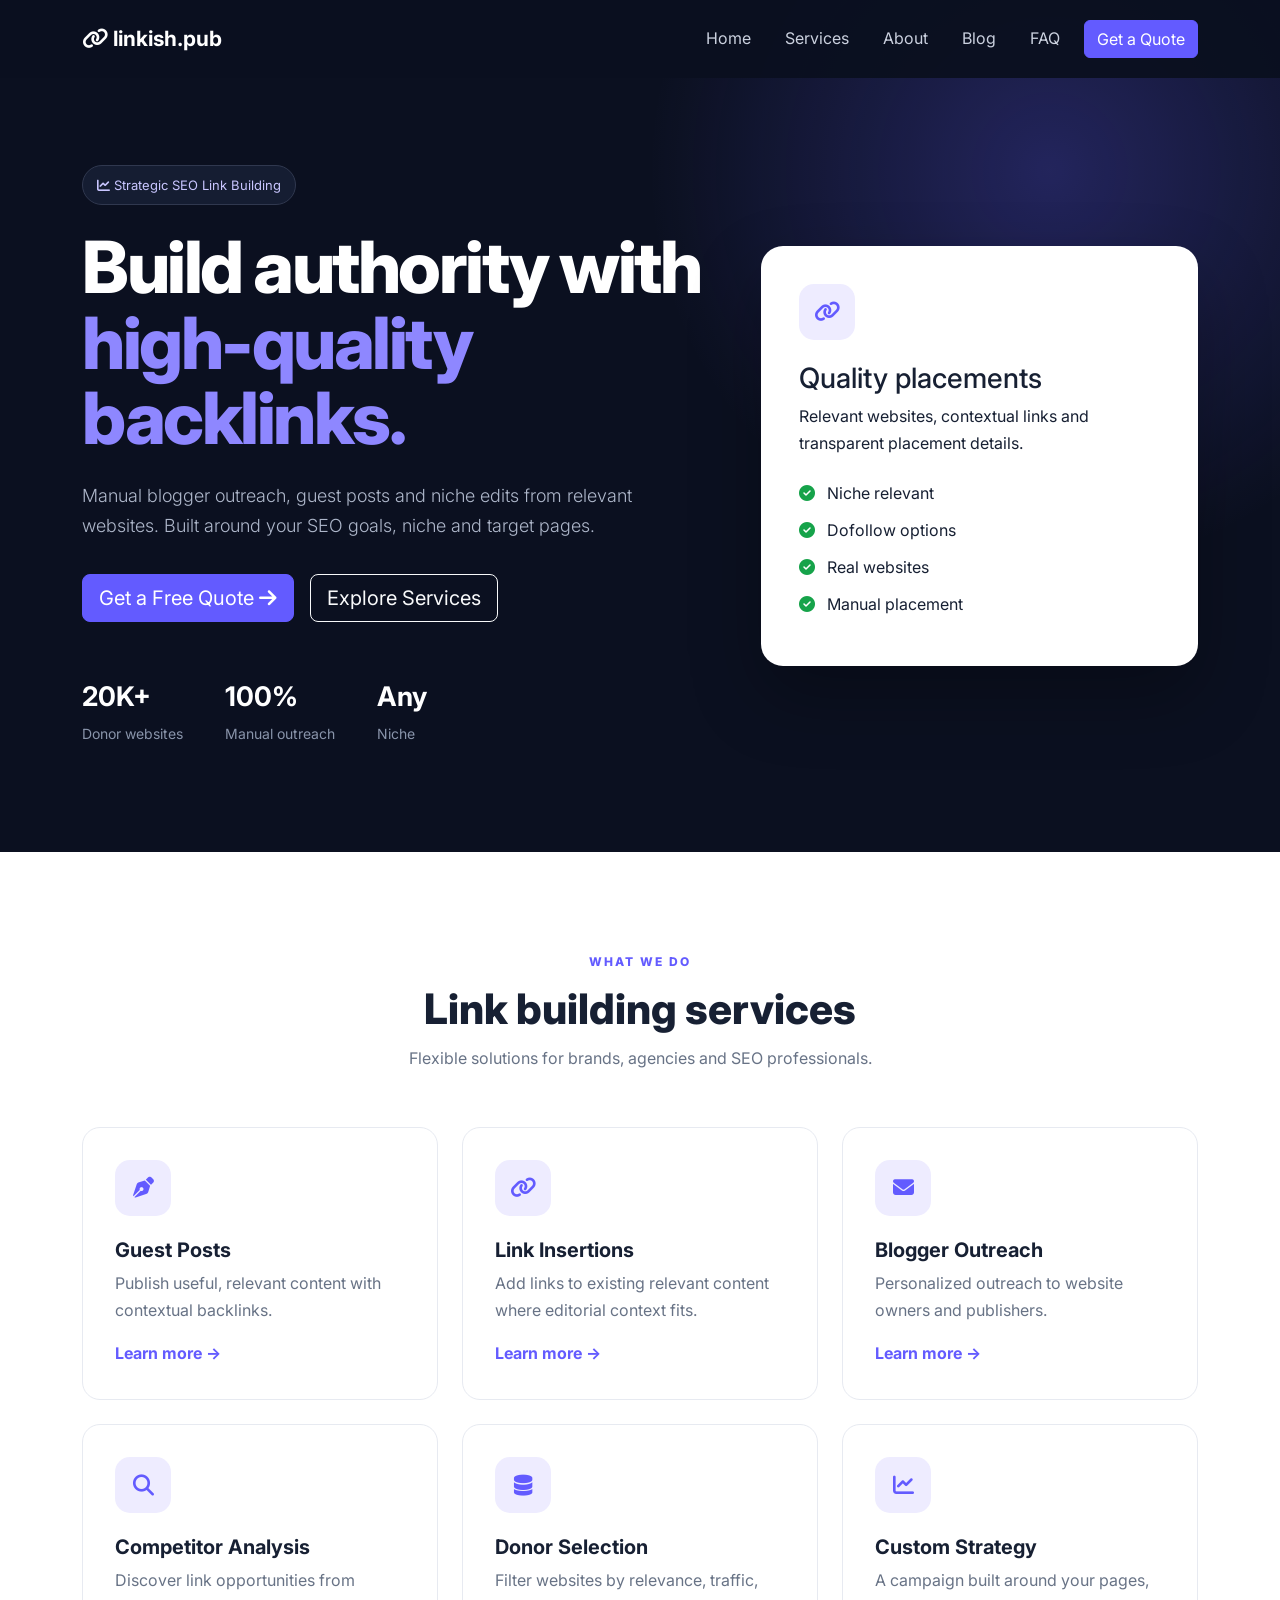
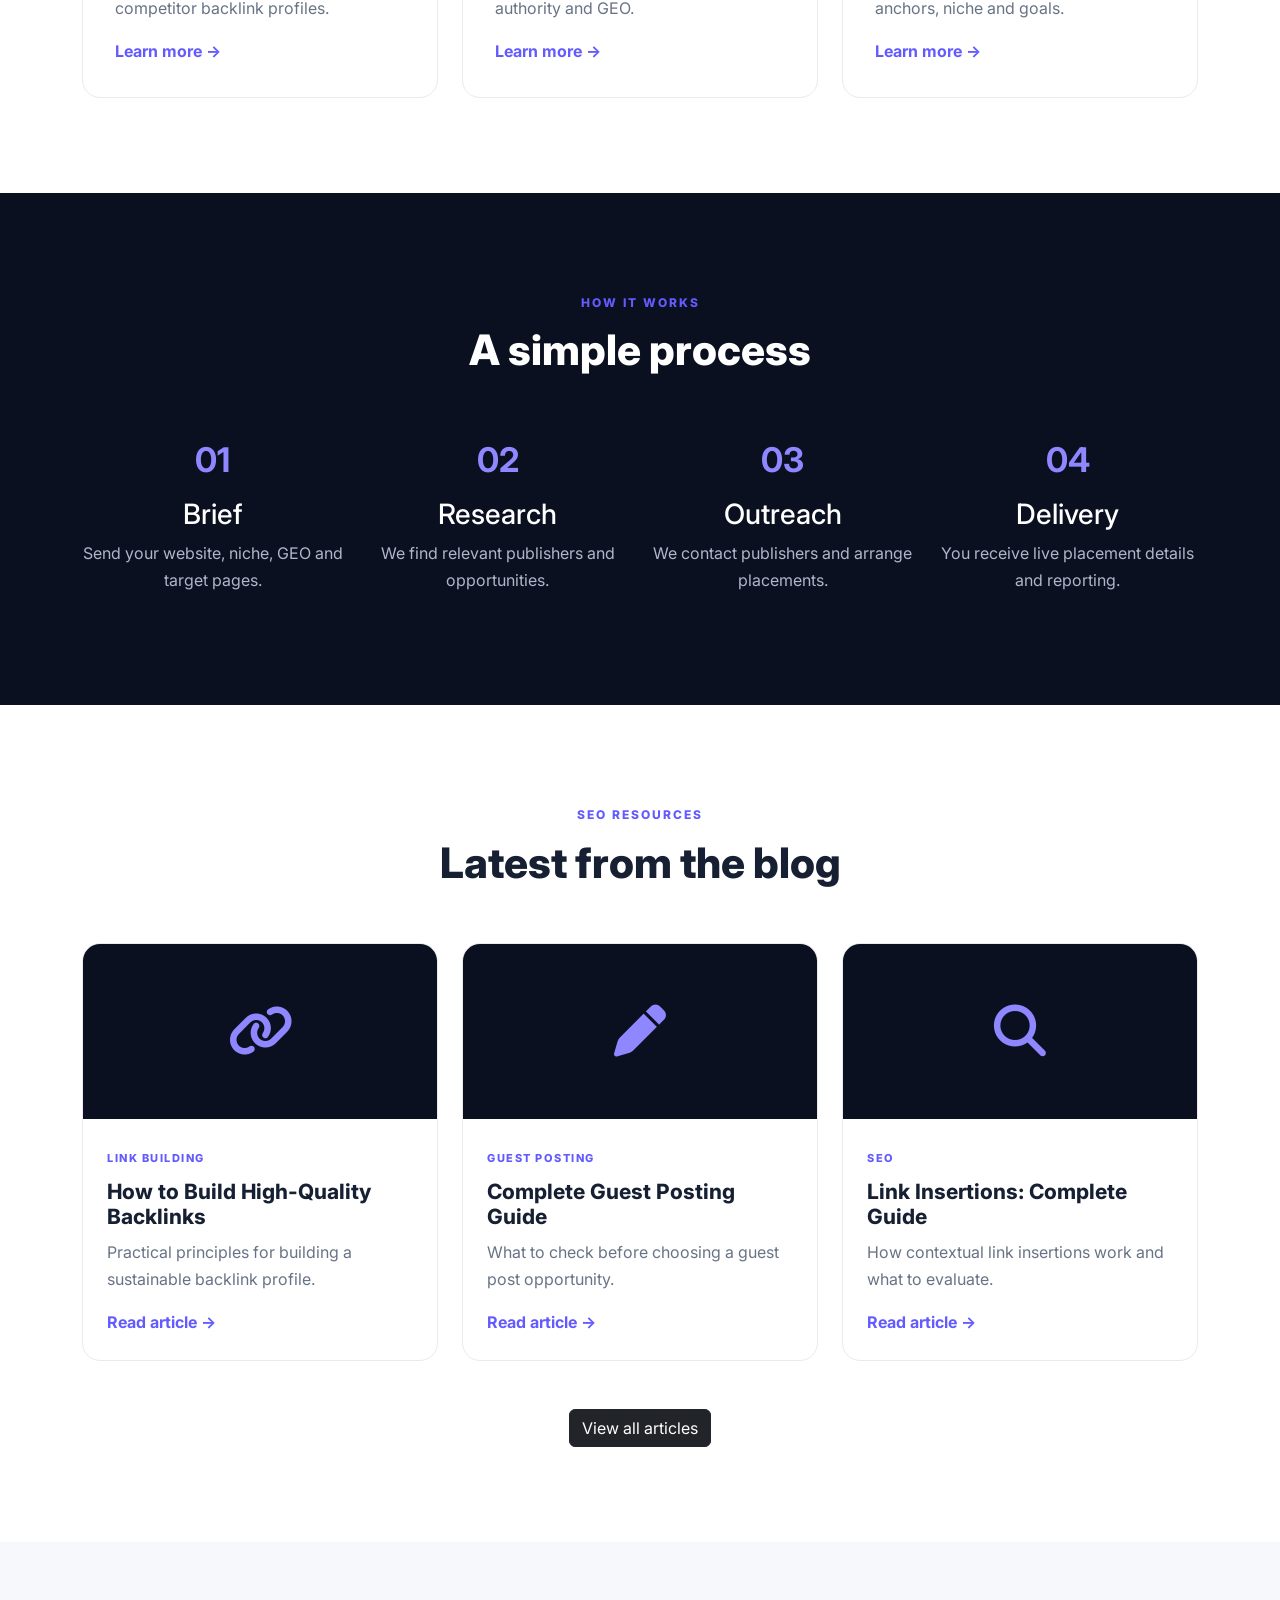
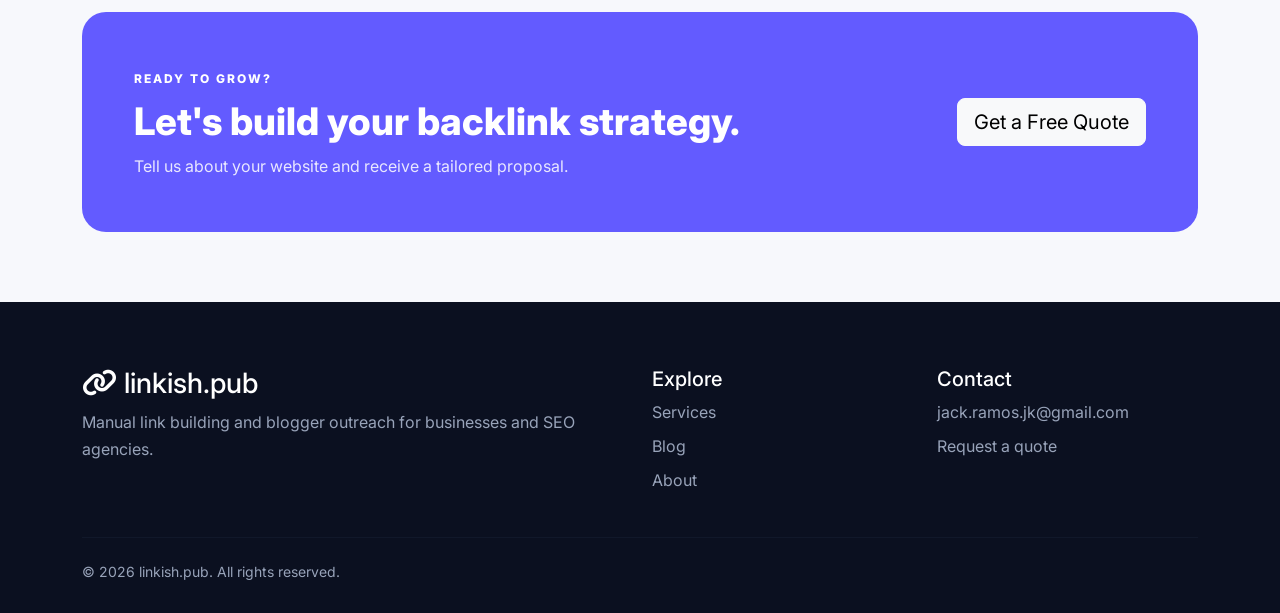
<file: index.html>
<!doctype html>
<html lang="en">
<head>
<meta charset="utf-8"><meta name="viewport" content="width=device-width,initial-scale=1">
<title>linkish.pub — Link Building & Blogger Outreach</title>
<meta name="description" content="Manual link building, guest posts, niche edits and blogger outreach from relevant websites.">
<link rel="canonical" href="https://linkish.pub/">
<meta property="og:title" content="linkish.pub — Link Building & Blogger Outreach">
<meta property="og:description" content="Manual link building, guest posts, niche edits and blogger outreach.">
<meta property="og:type" content="website">
<link rel="preconnect" href="https://fonts.googleapis.com"><link rel="preconnect" href="https://fonts.gstatic.com" crossorigin>
<link href="https://fonts.googleapis.com/css2?family=Inter:wght@400;500;600;700;800&display=swap" rel="stylesheet">
<link href="https://cdn.jsdelivr.net/npm/bootstrap@5.3.3/dist/css/bootstrap.min.css" rel="stylesheet">
<link rel="stylesheet" href="https://cdnjs.cloudflare.com/ajax/libs/font-awesome/6.5.2/css/all.min.css">
<link rel="stylesheet" href="css/style.css">
<script type="application/ld+json">{"@context":"https://schema.org","@type":"ProfessionalService","name":"linkish.pub","url":"https://linkish.pub/","description":"Manual link building and blogger outreach services.","areaServed":"Worldwide"}</script>
</head>
<body>
<nav class="navbar navbar-expand-lg navbar-dark fixed-top"><div class="container">
<a class="navbar-brand fw-bold" href="index.html"><i class="fa-solid fa-link"></i> linkish.pub</a>
<button class="navbar-toggler" data-bs-toggle="collapse" data-bs-target="#nav"><span class="navbar-toggler-icon"></span></button>
<div class="collapse navbar-collapse" id="nav"><ul class="navbar-nav ms-auto align-items-lg-center">
<li><a class="nav-link active" href="index.html">Home</a></li><li><a class="nav-link" href="services.html">Services</a></li><li><a class="nav-link" href="about.html">About</a></li><li><a class="nav-link" href="blog.html">Blog</a></li><li><a class="nav-link" href="faq.html">FAQ</a></li><li class="ms-lg-3"><a class="btn btn-primary" href="contact.html">Get a Quote</a></li>
</ul></div></div></nav>

<header class="hero"><div class="container"><div class="row align-items-center g-5">
<div class="col-lg-7"><span class="eyebrow"><i class="fa-solid fa-chart-line"></i> Strategic SEO Link Building</span>
<h1>Build authority with <span>high-quality backlinks.</span></h1>
<p class="lead">Manual blogger outreach, guest posts and niche edits from relevant websites. Built around your SEO goals, niche and target pages.</p>
<div class="d-flex gap-3 flex-wrap"><a class="btn btn-primary btn-lg" href="contact.html">Get a Free Quote <i class="fa-solid fa-arrow-right"></i></a><a class="btn btn-outline-light btn-lg" href="services.html">Explore Services</a></div>
<div class="stats"><div><b>20K+</b><small>Donor websites</small></div><div><b>100%</b><small>Manual outreach</small></div><div><b>Any</b><small>Niche</small></div></div></div>
<div class="col-lg-5"><div class="glass-card"><div class="icon-box"><i class="fa-solid fa-link"></i></div><h3>Quality placements</h3><p>Relevant websites, contextual links and transparent placement details.</p>
<ul class="checks"><li><i class="fa-solid fa-circle-check"></i> Niche relevant</li><li><i class="fa-solid fa-circle-check"></i> Dofollow options</li><li><i class="fa-solid fa-circle-check"></i> Real websites</li><li><i class="fa-solid fa-circle-check"></i> Manual placement</li></ul></div></div>
</div></div></header>

<section class="section"><div class="container"><div class="section-title"><span>WHAT WE DO</span><h2>Link building services</h2><p>Flexible solutions for brands, agencies and SEO professionals.</p></div>
<div class="row g-4">
<div class="col-md-6 col-lg-4"><div class="service-card"><div class="icon-box"><i class="fa-solid fa-pen-nib"></i></div><h3>Guest Posts</h3><p>Publish useful, relevant content with contextual backlinks.</p><a href="services.html">Learn more →</a></div></div>
<div class="col-md-6 col-lg-4"><div class="service-card"><div class="icon-box"><i class="fa-solid fa-link"></i></div><h3>Link Insertions</h3><p>Add links to existing relevant content where editorial context fits.</p><a href="services.html">Learn more →</a></div></div>
<div class="col-md-6 col-lg-4"><div class="service-card"><div class="icon-box"><i class="fa-solid fa-envelope"></i></div><h3>Blogger Outreach</h3><p>Personalized outreach to website owners and publishers.</p><a href="services.html">Learn more →</a></div></div>
<div class="col-md-6 col-lg-4"><div class="service-card"><div class="icon-box"><i class="fa-solid fa-magnifying-glass"></i></div><h3>Competitor Analysis</h3><p>Discover link opportunities from competitor backlink profiles.</p><a href="services.html">Learn more →</a></div></div>
<div class="col-md-6 col-lg-4"><div class="service-card"><div class="icon-box"><i class="fa-solid fa-database"></i></div><h3>Donor Selection</h3><p>Filter websites by relevance, traffic, authority and GEO.</p><a href="services.html">Learn more →</a></div></div>
<div class="col-md-6 col-lg-4"><div class="service-card"><div class="icon-box"><i class="fa-solid fa-chart-line"></i></div><h3>Custom Strategy</h3><p>A campaign built around your pages, anchors, niche and goals.</p><a href="services.html">Learn more →</a></div></div>
</div></div></section>

<section class="section dark"><div class="container"><div class="section-title light"><span>HOW IT WORKS</span><h2>A simple process</h2></div><div class="row g-4">
<div class="col-md-3"><div class="process"><b>01</b><h3>Brief</h3><p>Send your website, niche, GEO and target pages.</p></div></div>
<div class="col-md-3"><div class="process"><b>02</b><h3>Research</h3><p>We find relevant publishers and opportunities.</p></div></div>
<div class="col-md-3"><div class="process"><b>03</b><h3>Outreach</h3><p>We contact publishers and arrange placements.</p></div></div>
<div class="col-md-3"><div class="process"><b>04</b><h3>Delivery</h3><p>You receive live placement details and reporting.</p></div></div>
</div></div></section>

<section class="section"><div class="container"><div class="section-title"><span>SEO RESOURCES</span><h2>Latest from the blog</h2></div><div class="row g-4">
<div class="col-md-4"><article class="blog-card"><div class="blog-art"><i class="fa-solid fa-link"></i></div><div class="p-4"><span class="tag">LINK BUILDING</span><h3>How to Build High-Quality Backlinks</h3><p>Practical principles for building a sustainable backlink profile.</p><a href="blog/how-to-build-quality-backlinks.html">Read article →</a></div></article></div>
<div class="col-md-4"><article class="blog-card"><div class="blog-art"><i class="fa-solid fa-pen"></i></div><div class="p-4"><span class="tag">GUEST POSTING</span><h3>Complete Guest Posting Guide</h3><p>What to check before choosing a guest post opportunity.</p><a href="blog/guest-posting-guide.html">Read article →</a></div></article></div>
<div class="col-md-4"><article class="blog-card"><div class="blog-art"><i class="fa-solid fa-magnifying-glass"></i></div><div class="p-4"><span class="tag">SEO</span><h3>Link Insertions: Complete Guide</h3><p>How contextual link insertions work and what to evaluate.</p><a href="blog/link-insertion-guide.html">Read article →</a></div></article></div>
</div><div class="text-center mt-5"><a class="btn btn-dark" href="blog.html">View all articles</a></div></div></section>

<section class="cta"><div class="container"><div class="cta-box"><div><span>READY TO GROW?</span><h2>Let's build your backlink strategy.</h2><p>Tell us about your website and receive a tailored proposal.</p></div><a class="btn btn-light btn-lg" href="contact.html">Get a Free Quote</a></div></div></section>
<footer><div class="container"><div class="row g-4"><div class="col-lg-6"><h3><i class="fa-solid fa-link"></i> linkish.pub</h3><p>Manual link building and blogger outreach for businesses and SEO agencies.</p></div><div class="col-md-3"><h5>Explore</h5><a href="services.html">Services</a><a href="blog.html">Blog</a><a href="about.html">About</a></div><div class="col-md-3"><h5>Contact</h5><a href="mailto:jack.ramos.jk@gmail.com">jack.ramos.jk@gmail.com</a><a href="contact.html">Request a quote</a></div></div><hr><small>© <span class="year"></span> linkish.pub. All rights reserved.</small></div></footer>
<script src="https://cdn.jsdelivr.net/npm/bootstrap@5.3.3/dist/js/bootstrap.bundle.min.js"></script><script src="js/main.js"></script>
</body></html>
</file>
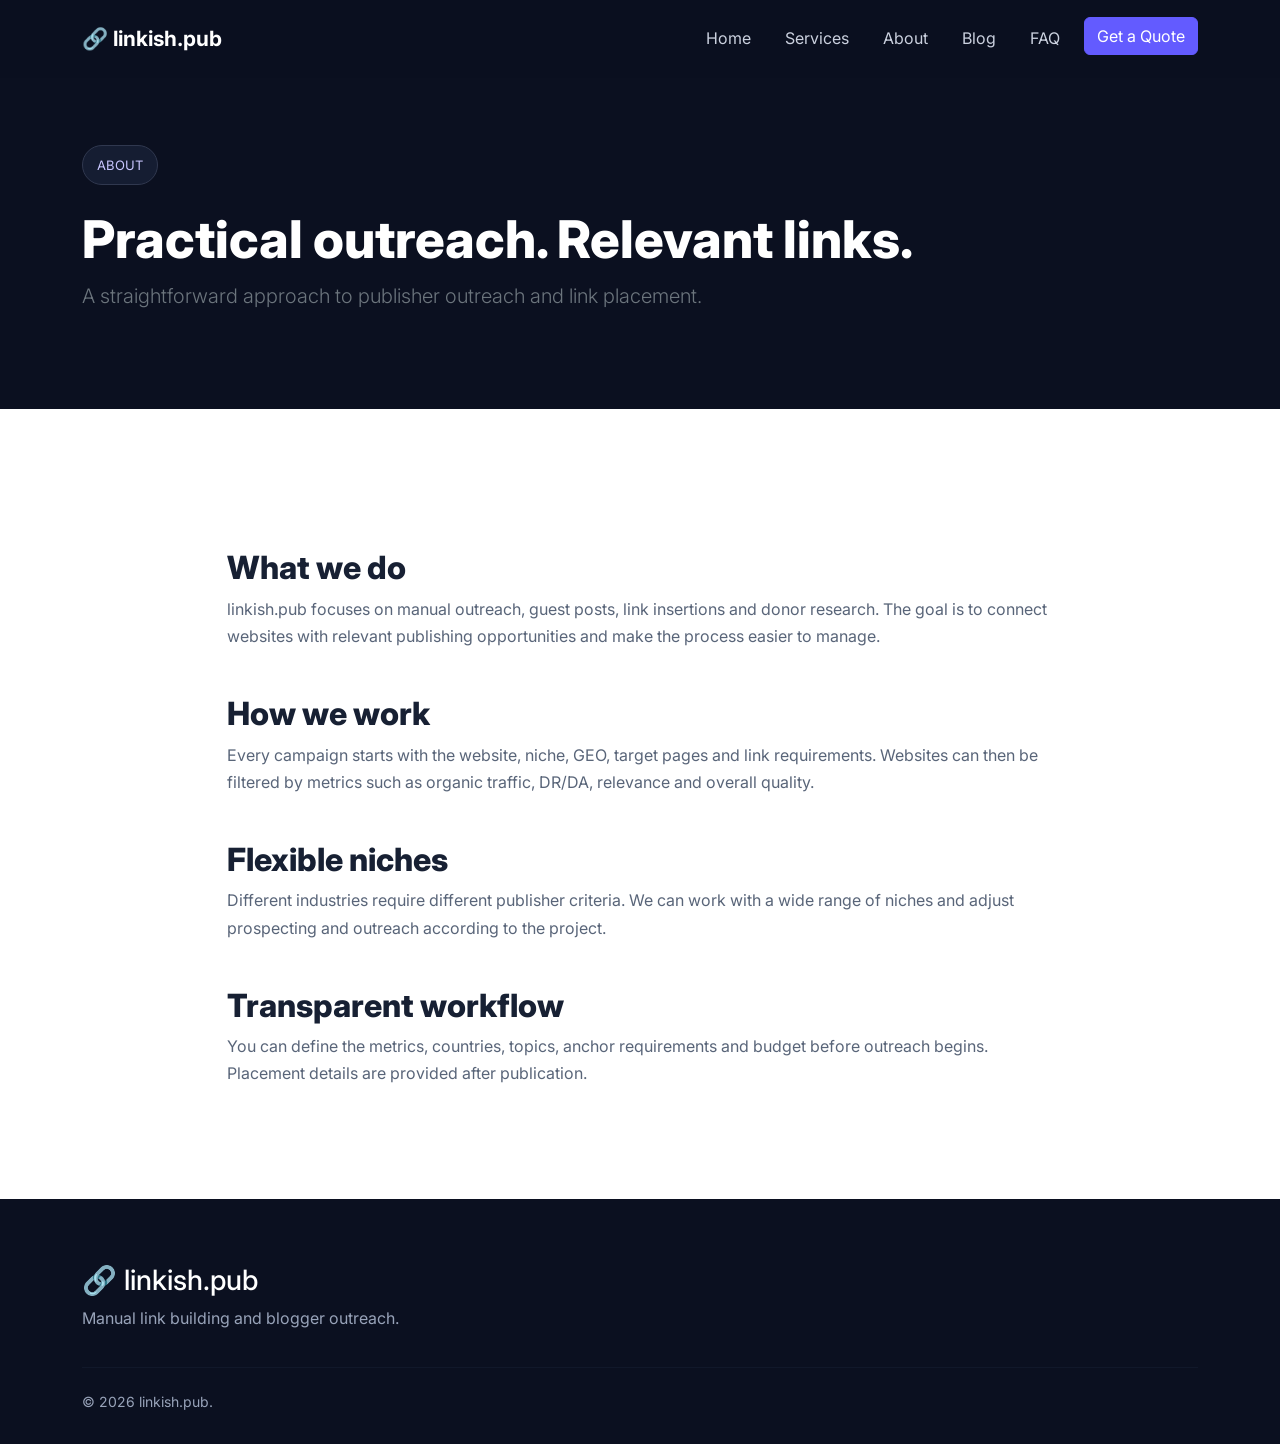
<file: about.html>
<!doctype html><html lang="en"><head><meta charset="utf-8"><meta name="viewport" content="width=device-width,initial-scale=1"><title>About | linkish.pub</title><meta name="description" content="About our manual link building and blogger outreach approach."><link href="https://fonts.googleapis.com/css2?family=Inter:wght@400;500;600;700;800&display=swap" rel="stylesheet"><link href="https://cdn.jsdelivr.net/npm/bootstrap@5.3.3/dist/css/bootstrap.min.css" rel="stylesheet"><link rel="stylesheet" href="css/style.css"></head><body>
<nav class="navbar navbar-expand-lg navbar-dark fixed-top"><div class="container"><a class="navbar-brand fw-bold" href="index.html">🔗 linkish.pub</a><button class="navbar-toggler" data-bs-toggle="collapse" data-bs-target="#nav"><span class="navbar-toggler-icon"></span></button><div class="collapse navbar-collapse" id="nav"><ul class="navbar-nav ms-auto"><li><a class="nav-link" href="index.html">Home</a></li><li><a class="nav-link" href="services.html">Services</a></li><li><a class="nav-link active" href="about.html">About</a></li><li><a class="nav-link" href="blog.html">Blog</a></li><li><a class="nav-link" href="faq.html">FAQ</a></li><li class="ms-lg-3"><a class="btn btn-primary" href="contact.html">Get a Quote</a></li></ul></div></div></nav>
<header class="page-hero"><div class="container"><span class="eyebrow">ABOUT</span><h1>Practical outreach. Relevant links.</h1><p class="lead text-secondary">A straightforward approach to publisher outreach and link placement.</p></div></header>
<section class="section"><div class="container content"><h2>What we do</h2><p>linkish.pub focuses on manual outreach, guest posts, link insertions and donor research. The goal is to connect websites with relevant publishing opportunities and make the process easier to manage.</p><h2>How we work</h2><p>Every campaign starts with the website, niche, GEO, target pages and link requirements. Websites can then be filtered by metrics such as organic traffic, DR/DA, relevance and overall quality.</p><h2>Flexible niches</h2><p>Different industries require different publisher criteria. We can work with a wide range of niches and adjust prospecting and outreach according to the project.</p><h2>Transparent workflow</h2><p>You can define the metrics, countries, topics, anchor requirements and budget before outreach begins. Placement details are provided after publication.</p></div></section>
<footer><div class="container"><h3>🔗 linkish.pub</h3><p>Manual link building and blogger outreach.</p><hr><small>© <span class="year"></span> linkish.pub.</small></div></footer><script src="js/main.js"></script></body></html>
</file>
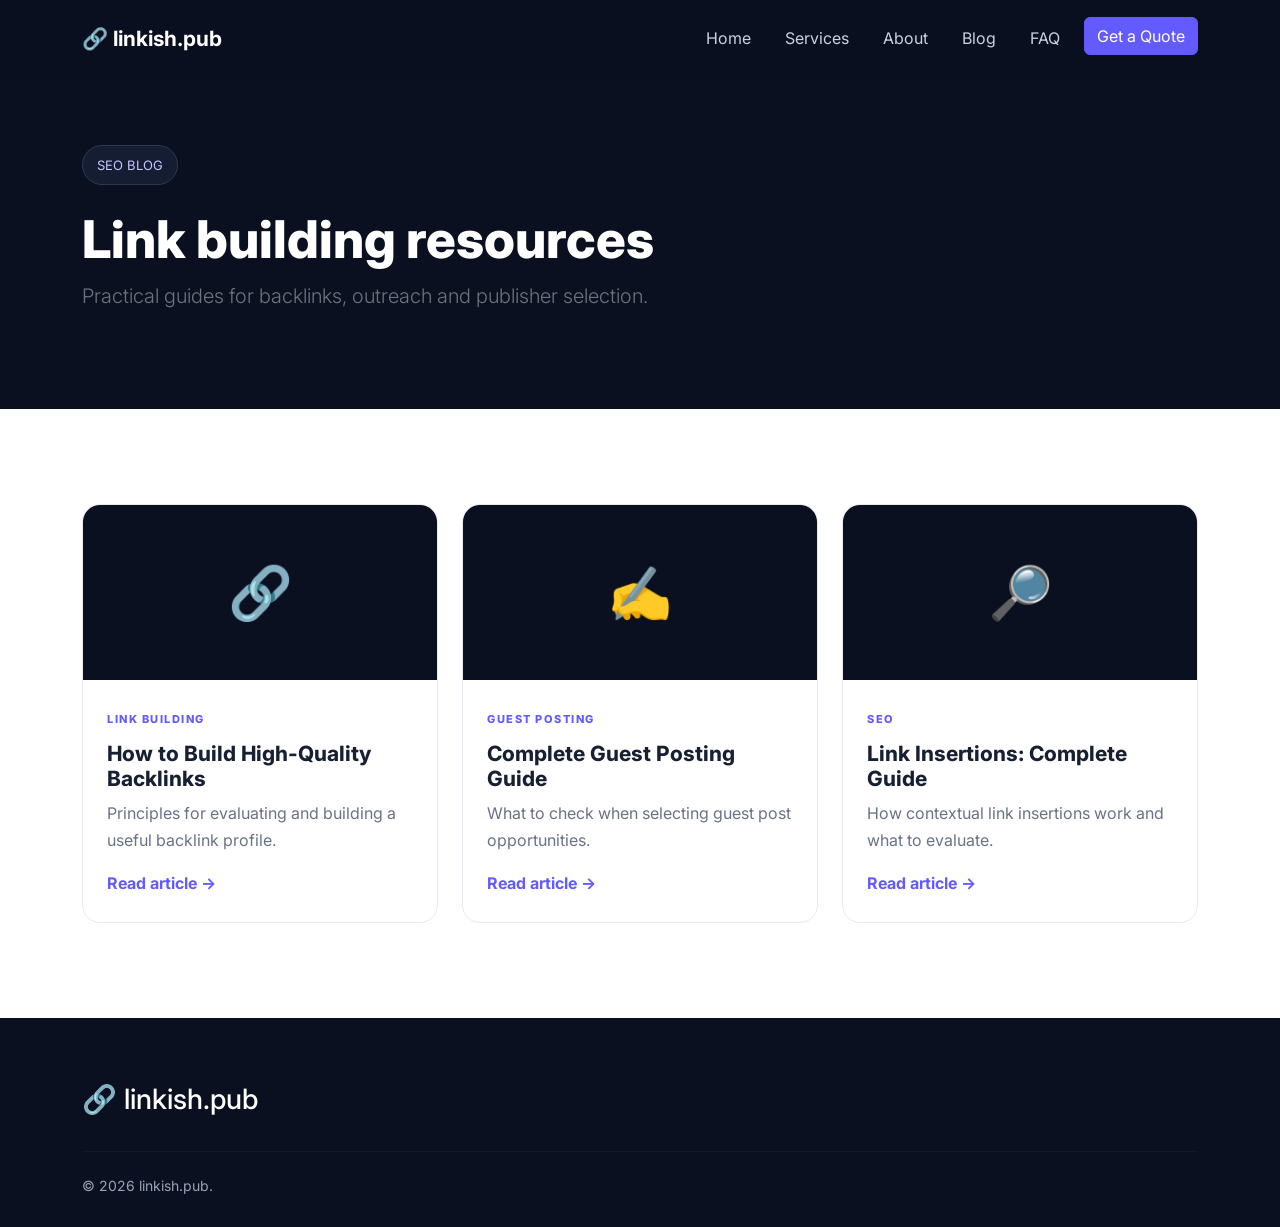
<file: blog.html>
<!doctype html><html lang="en"><head><meta charset="utf-8"><meta name="viewport" content="width=device-width,initial-scale=1"><title>SEO & Link Building Blog | linkish.pub</title><meta name="description" content="Guides and practical resources about backlinks, guest posts, outreach and SEO."><link href="https://fonts.googleapis.com/css2?family=Inter:wght@400;500;600;700;800&display=swap" rel="stylesheet"><link href="https://cdn.jsdelivr.net/npm/bootstrap@5.3.3/dist/css/bootstrap.min.css" rel="stylesheet"><link rel="stylesheet" href="css/style.css"></head><body>
<nav class="navbar navbar-expand-lg navbar-dark fixed-top"><div class="container"><a class="navbar-brand fw-bold" href="index.html">🔗 linkish.pub</a><button class="navbar-toggler" data-bs-toggle="collapse" data-bs-target="#nav"><span class="navbar-toggler-icon"></span></button><div class="collapse navbar-collapse" id="nav"><ul class="navbar-nav ms-auto"><li><a class="nav-link" href="index.html">Home</a></li><li><a class="nav-link" href="services.html">Services</a></li><li><a class="nav-link" href="about.html">About</a></li><li><a class="nav-link active" href="blog.html">Blog</a></li><li><a class="nav-link" href="faq.html">FAQ</a></li><li class="ms-lg-3"><a class="btn btn-primary" href="contact.html">Get a Quote</a></li></ul></div></div></nav>
<header class="page-hero"><div class="container"><span class="eyebrow">SEO BLOG</span><h1>Link building resources</h1><p class="lead text-secondary">Practical guides for backlinks, outreach and publisher selection.</p></div></header>
<section class="section"><div class="container"><div class="row g-4">
<div class="col-md-6 col-lg-4"><article class="blog-card"><div class="blog-art">🔗</div><div class="p-4"><span class="tag">LINK BUILDING</span><h3>How to Build High-Quality Backlinks</h3><p>Principles for evaluating and building a useful backlink profile.</p><a href="blog/how-to-build-quality-backlinks.html">Read article →</a></div></article></div>
<div class="col-md-6 col-lg-4"><article class="blog-card"><div class="blog-art">✍️</div><div class="p-4"><span class="tag">GUEST POSTING</span><h3>Complete Guest Posting Guide</h3><p>What to check when selecting guest post opportunities.</p><a href="blog/guest-posting-guide.html">Read article →</a></div></article></div>
<div class="col-md-6 col-lg-4"><article class="blog-card"><div class="blog-art">🔎</div><div class="p-4"><span class="tag">SEO</span><h3>Link Insertions: Complete Guide</h3><p>How contextual link insertions work and what to evaluate.</p><a href="blog/link-insertion-guide.html">Read article →</a></div></article></div>
</div></div></section><footer><div class="container"><h3>🔗 linkish.pub</h3><hr><small>© <span class="year"></span> linkish.pub.</small></div></footer><script src="js/main.js"></script></body></html>
</file>
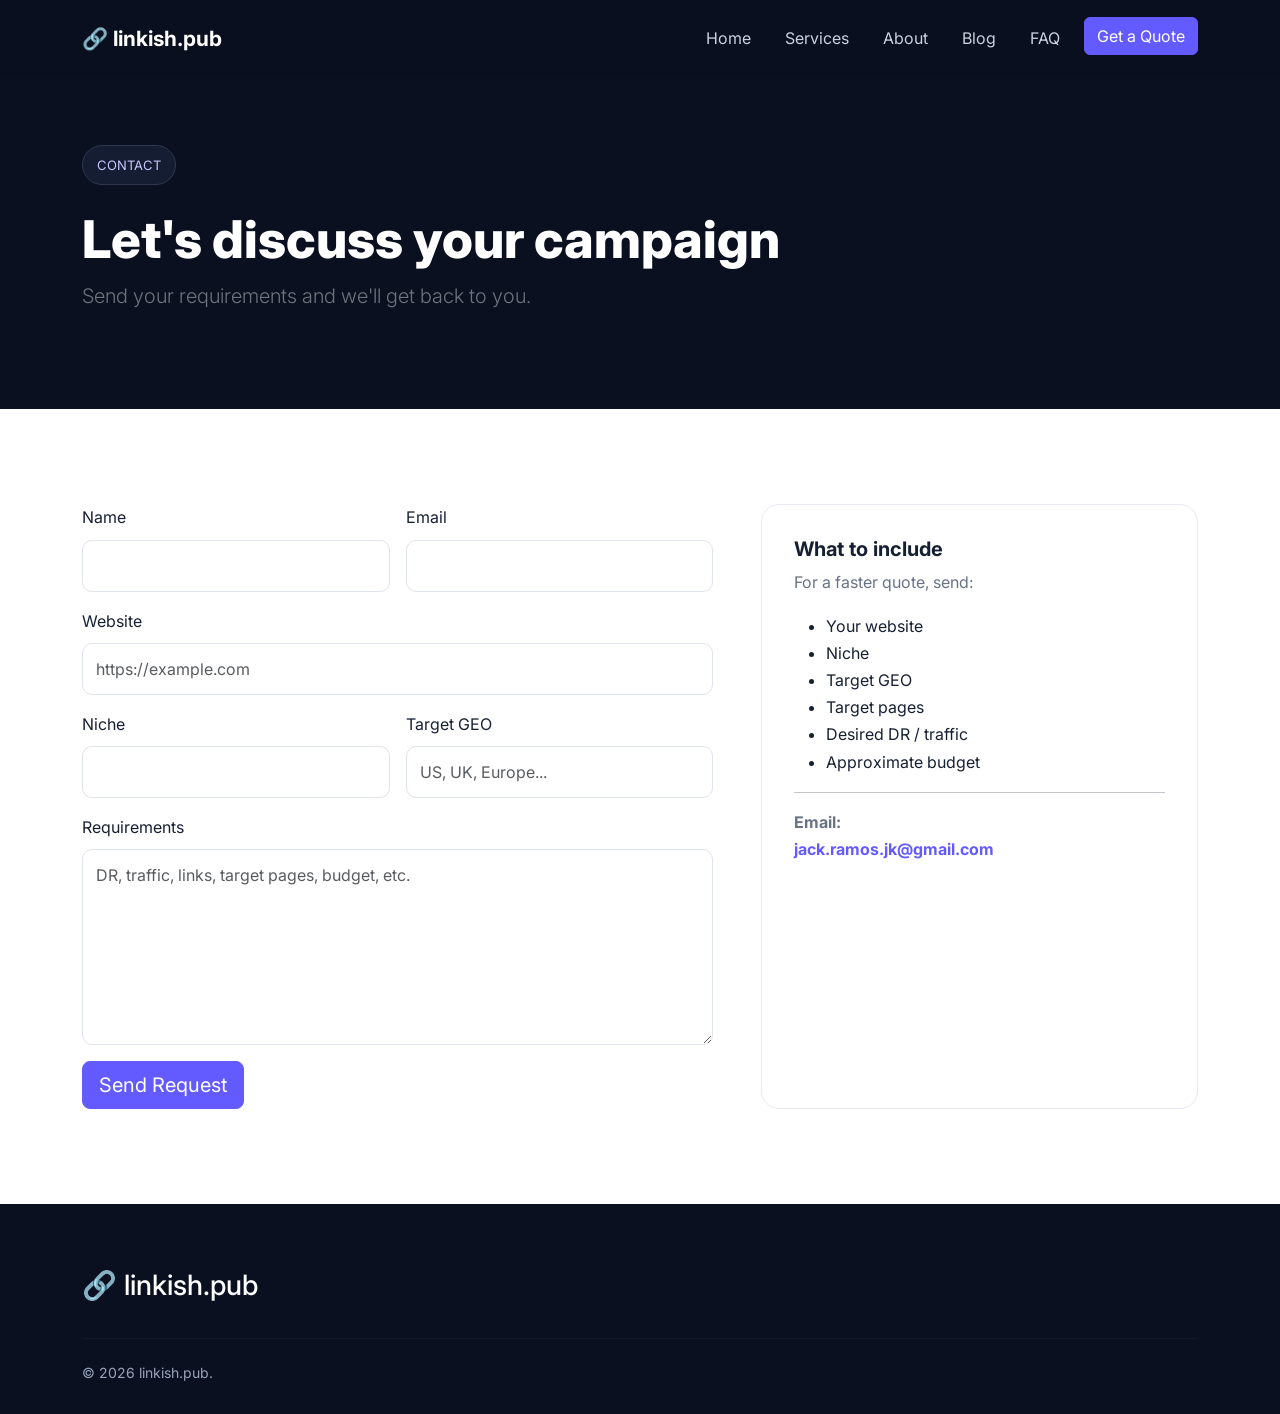
<file: contact.html>
<!doctype html><html lang="en"><head><meta charset="utf-8"><meta name="viewport" content="width=device-width,initial-scale=1"><title>Contact | linkish.pub</title><meta name="description" content="Request a link building or blogger outreach quote."><link href="https://fonts.googleapis.com/css2?family=Inter:wght@400;500;600;700;800&display=swap" rel="stylesheet"><link href="https://cdn.jsdelivr.net/npm/bootstrap@5.3.3/dist/css/bootstrap.min.css" rel="stylesheet"><link rel="stylesheet" href="css/style.css"></head><body>
<nav class="navbar navbar-expand-lg navbar-dark fixed-top"><div class="container"><a class="navbar-brand fw-bold" href="index.html">🔗 linkish.pub</a><button class="navbar-toggler" data-bs-toggle="collapse" data-bs-target="#nav"><span class="navbar-toggler-icon"></span></button><div class="collapse navbar-collapse" id="nav"><ul class="navbar-nav ms-auto"><li><a class="nav-link" href="index.html">Home</a></li><li><a class="nav-link" href="services.html">Services</a></li><li><a class="nav-link" href="about.html">About</a></li><li><a class="nav-link" href="blog.html">Blog</a></li><li><a class="nav-link" href="faq.html">FAQ</a></li><li class="ms-lg-3"><a class="btn btn-primary" href="contact.html">Get a Quote</a></li></ul></div></div></nav>
<header class="page-hero"><div class="container"><span class="eyebrow">CONTACT</span><h1>Let's discuss your campaign</h1><p class="lead text-secondary">Send your requirements and we'll get back to you.</p></div></header>
<section class="section"><div class="container"><div class="row g-5"><div class="col-lg-7"><form action="https://formsubmit.co/jack.ramos.jk@gmail.com" method="POST"><input type="hidden" name="_subject" value="New Link Building Quote"><input type="hidden" name="_captcha" value="false"><div class="row g-3"><div class="col-md-6"><label class="form-label">Name</label><input class="form-control" name="name" required></div><div class="col-md-6"><label class="form-label">Email</label><input class="form-control" type="email" name="email" required></div><div class="col-12"><label class="form-label">Website</label><input class="form-control" name="website" placeholder="https://example.com"></div><div class="col-md-6"><label class="form-label">Niche</label><input class="form-control" name="niche"></div><div class="col-md-6"><label class="form-label">Target GEO</label><input class="form-control" name="geo" placeholder="US, UK, Europe..."></div><div class="col-12"><label class="form-label">Requirements</label><textarea class="form-control" name="message" rows="7" placeholder="DR, traffic, links, target pages, budget, etc."></textarea></div><div class="col-12"><button class="btn btn-primary btn-lg" type="submit">Send Request <i class="fa-solid fa-paper-plane"></i></button></div></div></form></div><div class="col-lg-5"><div class="service-card"><h3>What to include</h3><p>For a faster quote, send:</p><ul><li>Your website</li><li>Niche</li><li>Target GEO</li><li>Target pages</li><li>Desired DR / traffic</li><li>Approximate budget</li></ul><hr><p><strong>Email:</strong><br><a href="mailto:jack.ramos.jk@gmail.com">jack.ramos.jk@gmail.com</a></p></div></div></div></div></section>
<footer><div class="container"><h3>🔗 linkish.pub</h3><hr><small>© <span class="year"></span> linkish.pub.</small></div></footer><script src="js/main.js"></script></body></html>
</file>
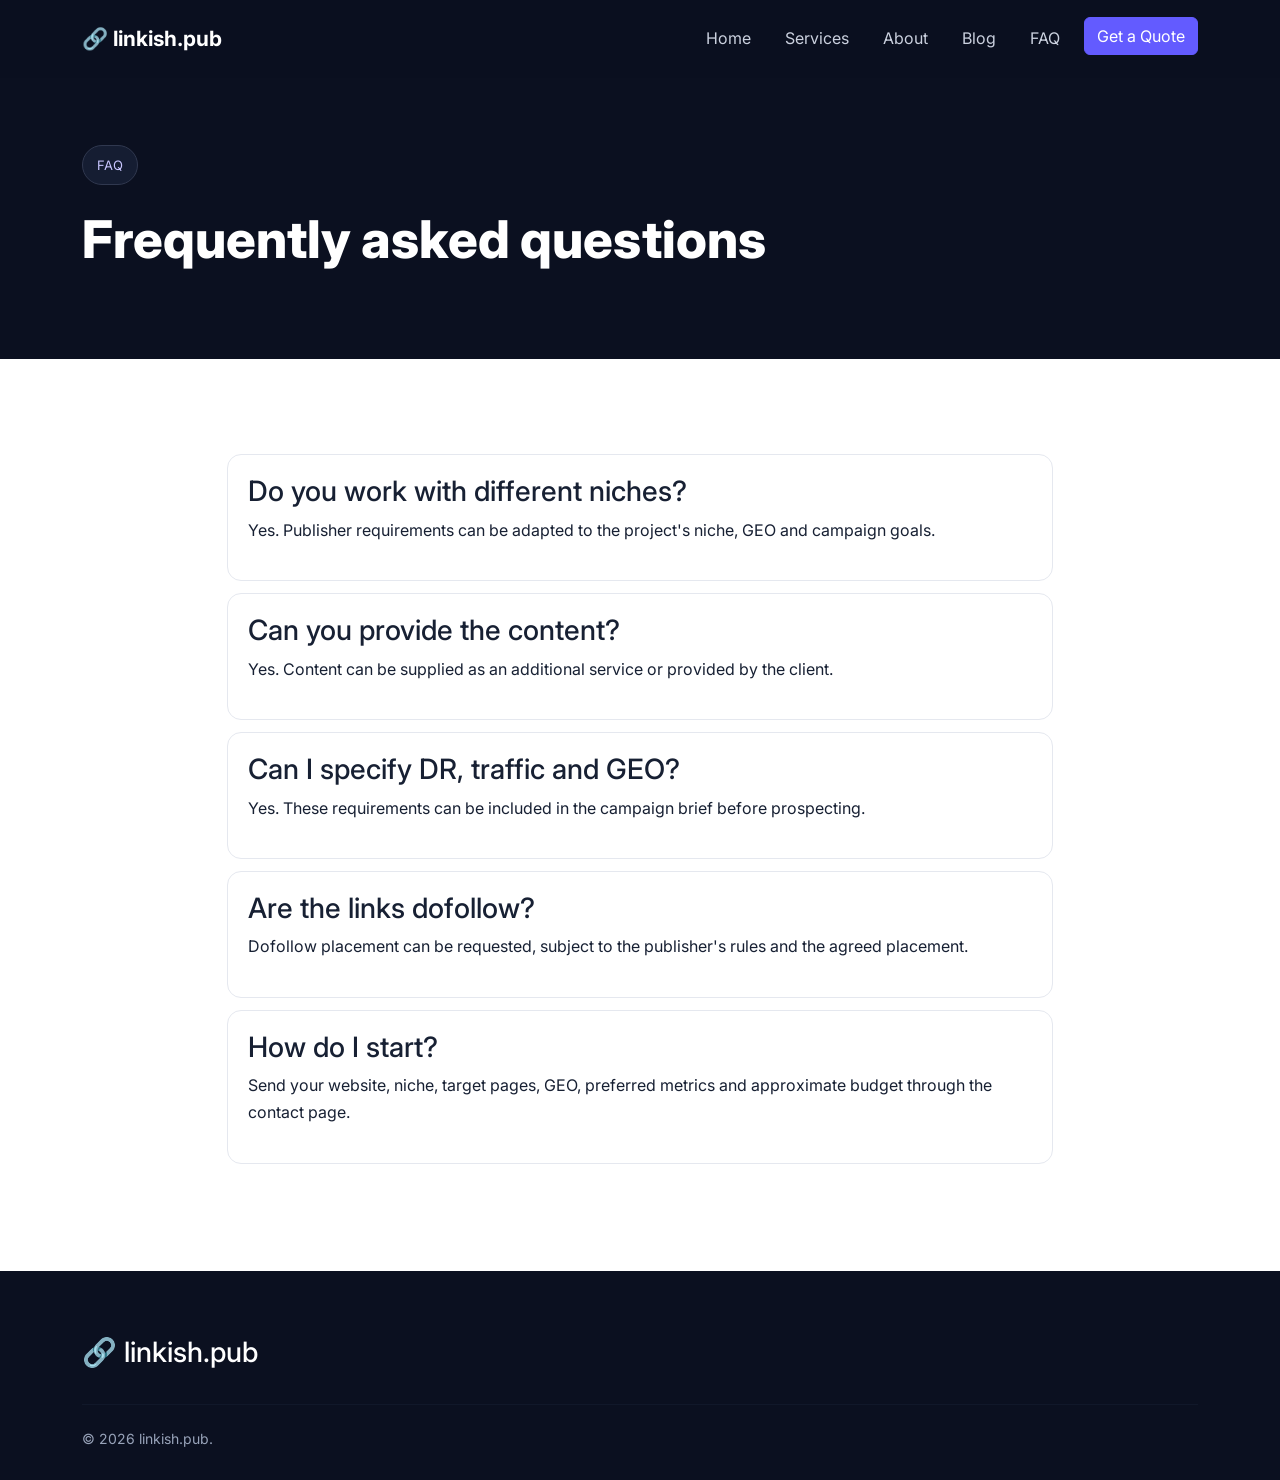
<file: faq.html>
<!doctype html><html lang="en"><head><meta charset="utf-8"><meta name="viewport" content="width=device-width,initial-scale=1"><title>FAQ | linkish.pub</title><meta name="description" content="Frequently asked questions about link building and blogger outreach."><link href="https://fonts.googleapis.com/css2?family=Inter:wght@400;500;600;700;800&display=swap" rel="stylesheet"><link href="https://cdn.jsdelivr.net/npm/bootstrap@5.3.3/dist/css/bootstrap.min.css" rel="stylesheet"><link rel="stylesheet" href="css/style.css"></head><body>
<nav class="navbar navbar-expand-lg navbar-dark fixed-top"><div class="container"><a class="navbar-brand fw-bold" href="index.html">🔗 linkish.pub</a><button class="navbar-toggler" data-bs-toggle="collapse" data-bs-target="#nav"><span class="navbar-toggler-icon"></span></button><div class="collapse navbar-collapse" id="nav"><ul class="navbar-nav ms-auto"><li><a class="nav-link" href="index.html">Home</a></li><li><a class="nav-link" href="services.html">Services</a></li><li><a class="nav-link" href="about.html">About</a></li><li><a class="nav-link" href="blog.html">Blog</a></li><li><a class="nav-link active" href="faq.html">FAQ</a></li><li class="ms-lg-3"><a class="btn btn-primary" href="contact.html">Get a Quote</a></li></ul></div></div></nav>
<header class="page-hero"><div class="container"><span class="eyebrow">FAQ</span><h1>Frequently asked questions</h1></div></header>
<section class="section"><div class="container" style="max-width:850px">
<div class="faq-item"><h3>Do you work with different niches?</h3><p>Yes. Publisher requirements can be adapted to the project's niche, GEO and campaign goals.</p></div>
<div class="faq-item"><h3>Can you provide the content?</h3><p>Yes. Content can be supplied as an additional service or provided by the client.</p></div>
<div class="faq-item"><h3>Can I specify DR, traffic and GEO?</h3><p>Yes. These requirements can be included in the campaign brief before prospecting.</p></div>
<div class="faq-item"><h3>Are the links dofollow?</h3><p>Dofollow placement can be requested, subject to the publisher's rules and the agreed placement.</p></div>
<div class="faq-item"><h3>How do I start?</h3><p>Send your website, niche, target pages, GEO, preferred metrics and approximate budget through the contact page.</p></div>
</div></section><footer><div class="container"><h3>🔗 linkish.pub</h3><hr><small>© <span class="year"></span> linkish.pub.</small></div></footer><script src="js/main.js"></script></body></html>
</file>
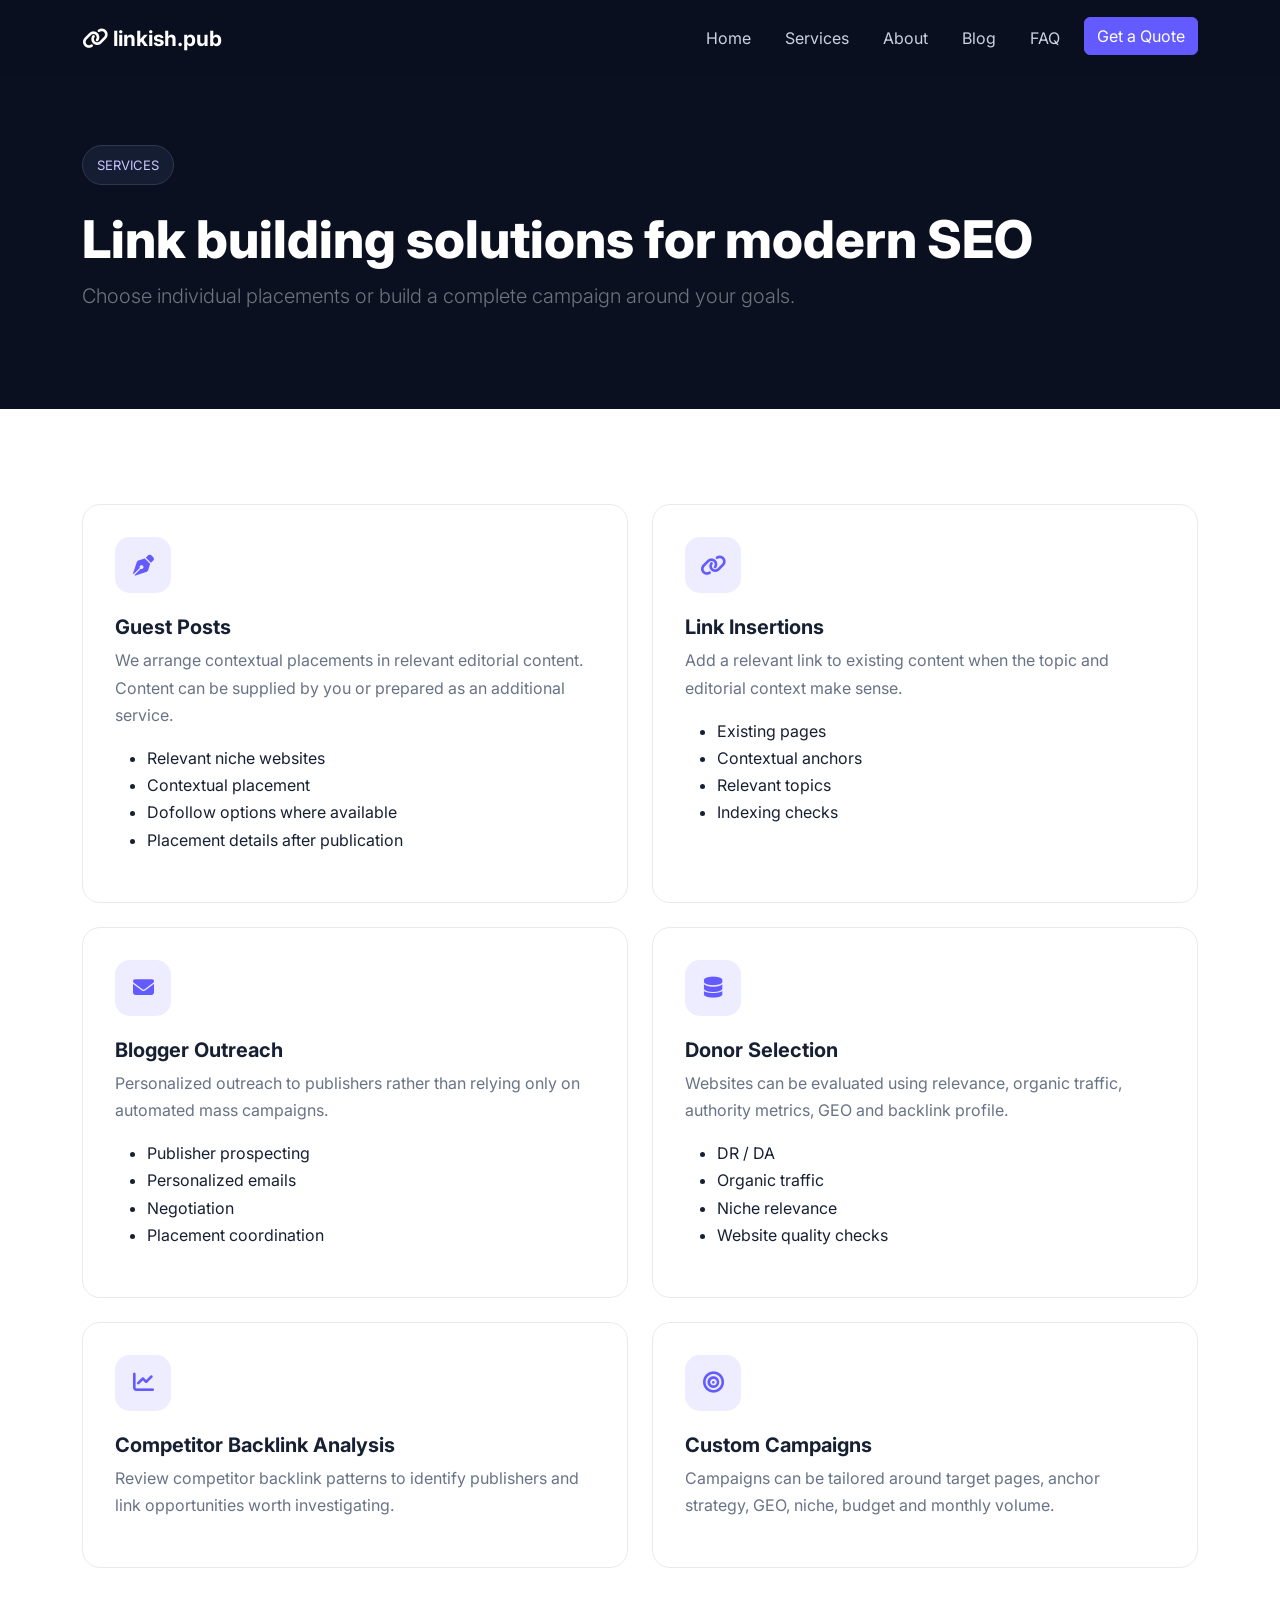
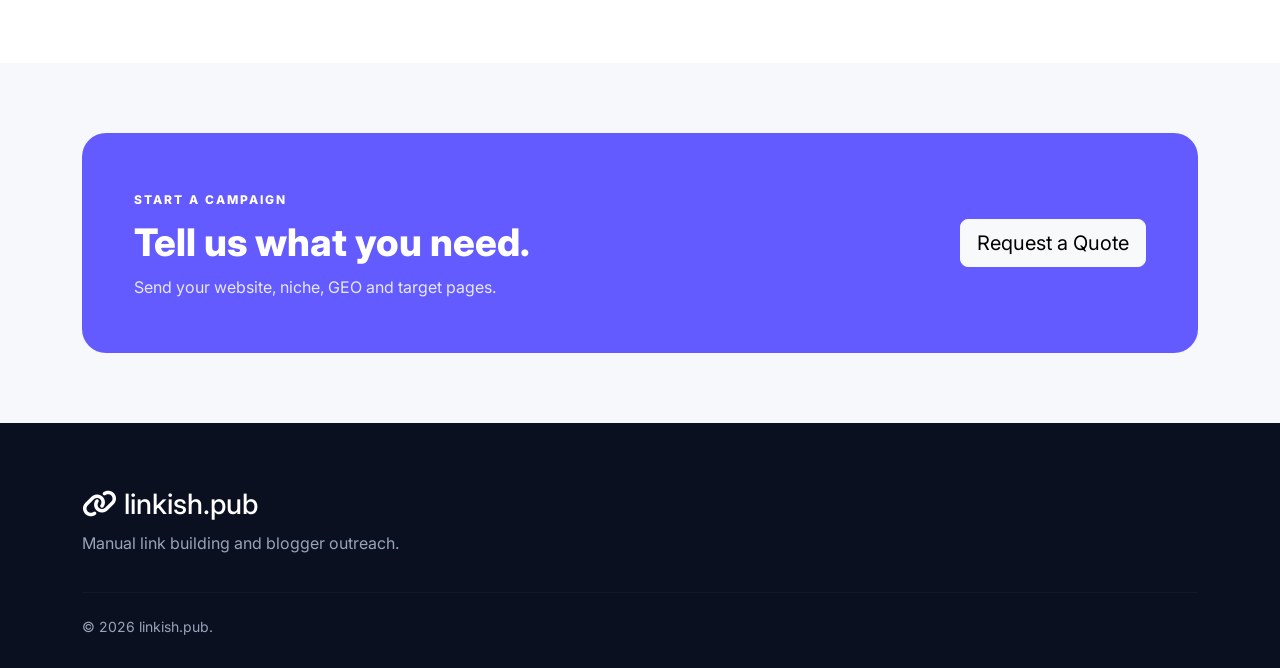
<file: services.html>
<!doctype html><html lang="en"><head><meta charset="utf-8"><meta name="viewport" content="width=device-width,initial-scale=1"><title>Link Building Services | linkish.pub</title><meta name="description" content="Guest posts, link insertions, blogger outreach, donor selection and custom link building."><link href="https://fonts.googleapis.com/css2?family=Inter:wght@400;500;600;700;800&display=swap" rel="stylesheet"><link href="https://cdn.jsdelivr.net/npm/bootstrap@5.3.3/dist/css/bootstrap.min.css" rel="stylesheet"><link rel="stylesheet" href="https://cdnjs.cloudflare.com/ajax/libs/font-awesome/6.5.2/css/all.min.css"><link rel="stylesheet" href="css/style.css"></head><body>
<nav class="navbar navbar-expand-lg navbar-dark fixed-top"><div class="container"><a class="navbar-brand fw-bold" href="index.html"><i class="fa-solid fa-link"></i> linkish.pub</a><button class="navbar-toggler" data-bs-toggle="collapse" data-bs-target="#nav"><span class="navbar-toggler-icon"></span></button><div class="collapse navbar-collapse" id="nav"><ul class="navbar-nav ms-auto"><li><a class="nav-link" href="index.html">Home</a></li><li><a class="nav-link active" href="services.html">Services</a></li><li><a class="nav-link" href="about.html">About</a></li><li><a class="nav-link" href="blog.html">Blog</a></li><li><a class="nav-link" href="faq.html">FAQ</a></li><li class="ms-lg-3"><a class="btn btn-primary" href="contact.html">Get a Quote</a></li></ul></div></div></nav>
<header class="page-hero"><div class="container"><span class="eyebrow">SERVICES</span><h1>Link building solutions for modern SEO</h1><p class="lead text-secondary">Choose individual placements or build a complete campaign around your goals.</p></div></header>
<section class="section"><div class="container"><div class="row g-4">
<div class="col-md-6"><div class="service-card"><div class="icon-box"><i class="fa-solid fa-pen-nib"></i></div><h3>Guest Posts</h3><p>We arrange contextual placements in relevant editorial content. Content can be supplied by you or prepared as an additional service.</p><ul><li>Relevant niche websites</li><li>Contextual placement</li><li>Dofollow options where available</li><li>Placement details after publication</li></ul></div></div>
<div class="col-md-6"><div class="service-card"><div class="icon-box"><i class="fa-solid fa-link"></i></div><h3>Link Insertions</h3><p>Add a relevant link to existing content when the topic and editorial context make sense.</p><ul><li>Existing pages</li><li>Contextual anchors</li><li>Relevant topics</li><li>Indexing checks</li></ul></div></div>
<div class="col-md-6"><div class="service-card"><div class="icon-box"><i class="fa-solid fa-envelope"></i></div><h3>Blogger Outreach</h3><p>Personalized outreach to publishers rather than relying only on automated mass campaigns.</p><ul><li>Publisher prospecting</li><li>Personalized emails</li><li>Negotiation</li><li>Placement coordination</li></ul></div></div>
<div class="col-md-6"><div class="service-card"><div class="icon-box"><i class="fa-solid fa-database"></i></div><h3>Donor Selection</h3><p>Websites can be evaluated using relevance, organic traffic, authority metrics, GEO and backlink profile.</p><ul><li>DR / DA</li><li>Organic traffic</li><li>Niche relevance</li><li>Website quality checks</li></ul></div></div>
<div class="col-md-6"><div class="service-card"><div class="icon-box"><i class="fa-solid fa-chart-line"></i></div><h3>Competitor Backlink Analysis</h3><p>Review competitor backlink patterns to identify publishers and link opportunities worth investigating.</p></div></div>
<div class="col-md-6"><div class="service-card"><div class="icon-box"><i class="fa-solid fa-bullseye"></i></div><h3>Custom Campaigns</h3><p>Campaigns can be tailored around target pages, anchor strategy, GEO, niche, budget and monthly volume.</p></div></div>
</div></div></section>
<section class="cta"><div class="container"><div class="cta-box"><div><span>START A CAMPAIGN</span><h2>Tell us what you need.</h2><p>Send your website, niche, GEO and target pages.</p></div><a class="btn btn-light btn-lg" href="contact.html">Request a Quote</a></div></div></section>
<footer><div class="container"><h3><i class="fa-solid fa-link"></i> linkish.pub</h3><p>Manual link building and blogger outreach.</p><hr><small>© <span class="year"></span> linkish.pub.</small></div></footer><script src="https://cdn.jsdelivr.net/npm/bootstrap@5.3.3/dist/js/bootstrap.bundle.min.js"></script><script src="js/main.js"></script></body></html>
</file>
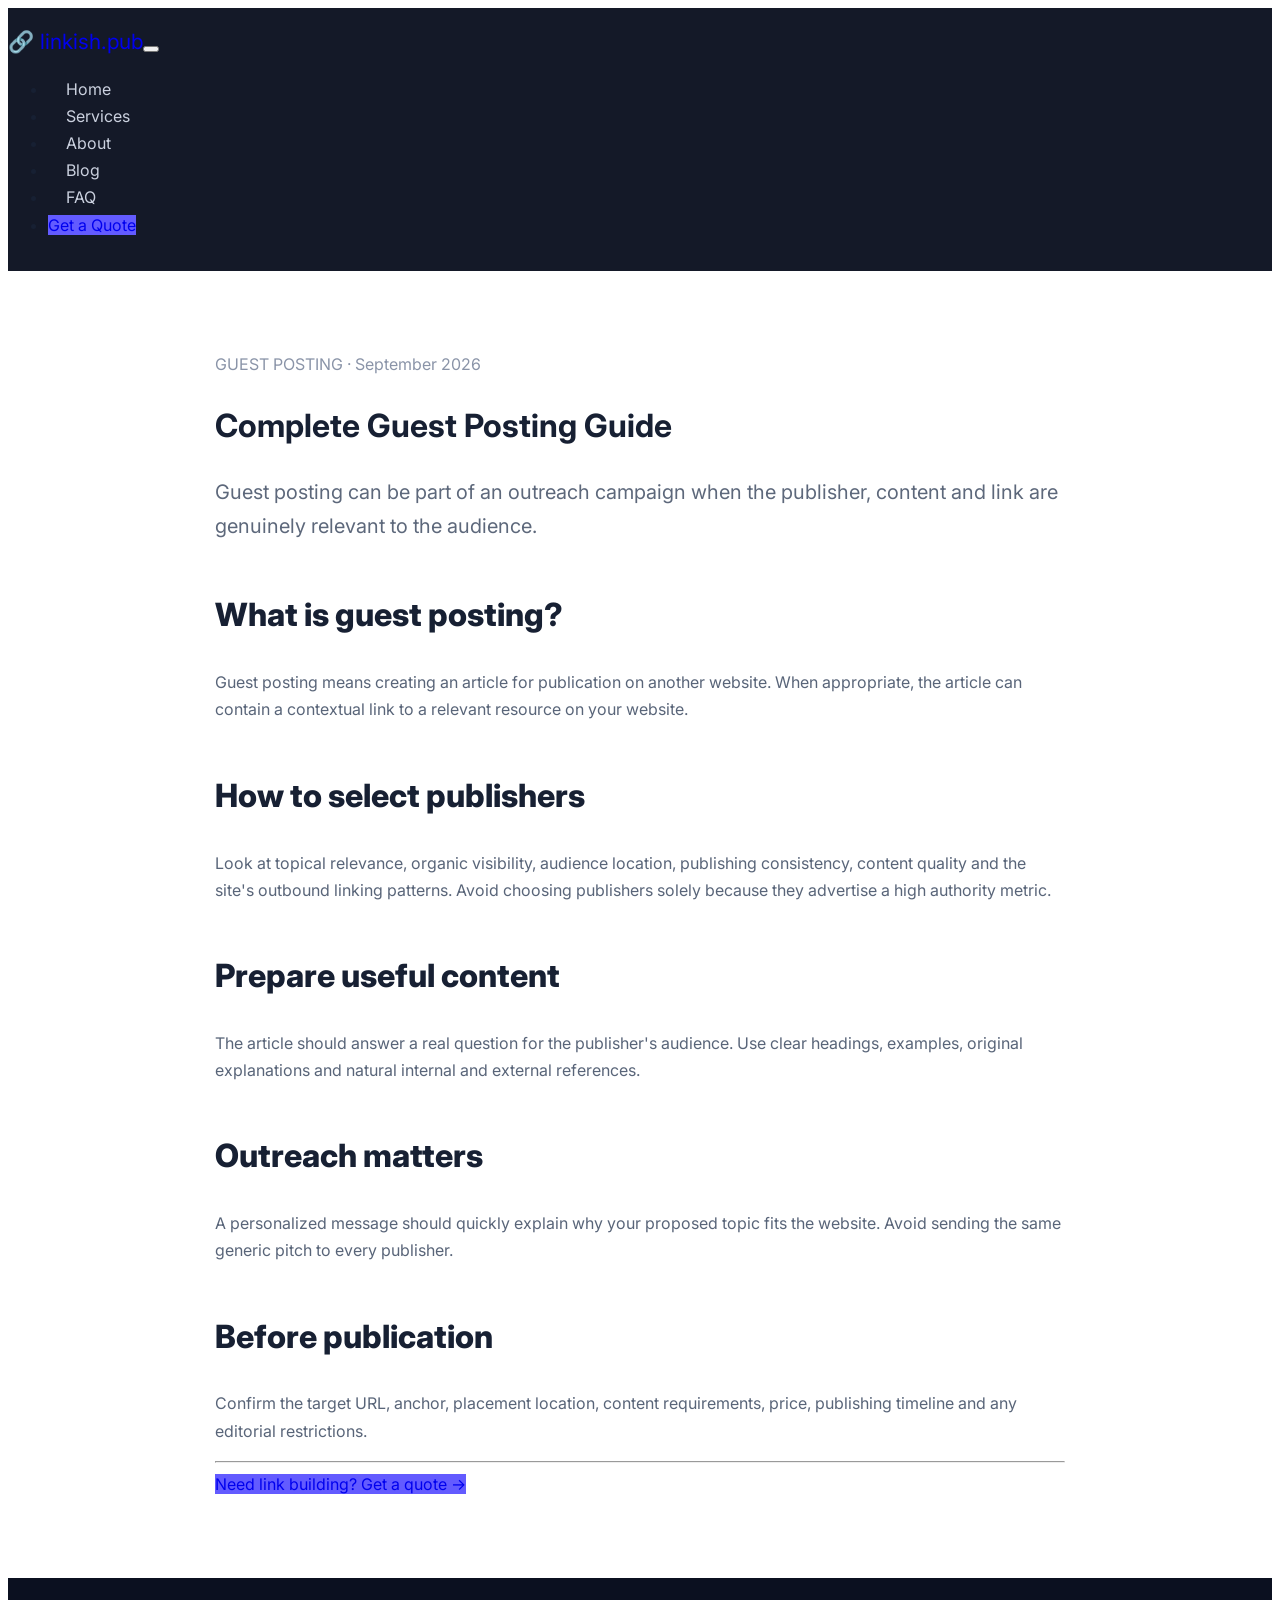
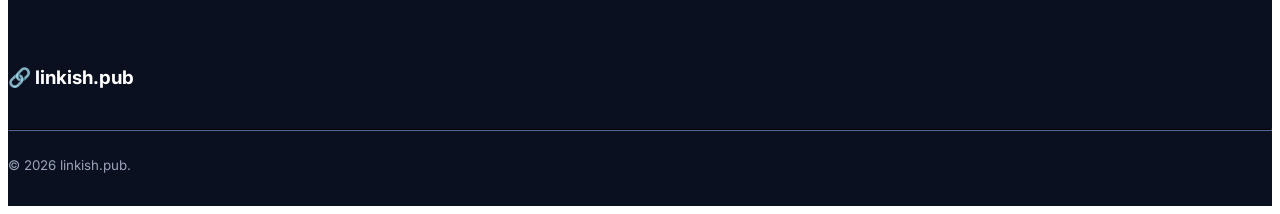
<file: blog/guest-posting-guide.html>
<!doctype html><html lang="en"><head><meta charset="utf-8"><meta name="viewport" content="width=device-width,initial-scale=1"><title>Complete Guest Posting Guide | linkish.pub</title><meta name="description" content="Learn how to evaluate guest post opportunities, publishers, content and contextual backlinks."><link href="https://fonts.googleapis.com/css2?family=Inter:wght@400;500;600;700;800&display=swap" rel="stylesheet"><link rel="stylesheet" href="../css/style.css"></head><body>
<nav class="navbar navbar-expand-lg navbar-dark fixed-top"><div class="container"><a class="navbar-brand fw-bold" href="../index.html">🔗 linkish.pub</a><button class="navbar-toggler" data-bs-toggle="collapse" data-bs-target="#nav"><span class="navbar-toggler-icon"></span></button><div class="collapse navbar-collapse" id="nav"><ul class="navbar-nav ms-auto"><li><a class="nav-link" href="../index.html">Home</a></li><li><a class="nav-link" href="../services.html">Services</a></li><li><a class="nav-link" href="../about.html">About</a></li><li><a class="nav-link active" href="../blog.html">Blog</a></li><li><a class="nav-link" href="../faq.html">FAQ</a></li><li class="ms-lg-3"><a class="btn btn-primary" href="../contact.html">Get a Quote</a></li></ul></div></div></nav>
<main class="article"><div class="container content"><div class="article-meta">GUEST POSTING · September 2026</div><h1 class="display-4 fw-bold mt-2">Complete Guest Posting Guide</h1><p class="lead">Guest posting can be part of an outreach campaign when the publisher, content and link are genuinely relevant to the audience.</p><h2>What is guest posting?</h2><p>Guest posting means creating an article for publication on another website. When appropriate, the article can contain a contextual link to a relevant resource on your website.</p><h2>How to select publishers</h2><p>Look at topical relevance, organic visibility, audience location, publishing consistency, content quality and the site's outbound linking patterns. Avoid choosing publishers solely because they advertise a high authority metric.</p><h2>Prepare useful content</h2><p>The article should answer a real question for the publisher's audience. Use clear headings, examples, original explanations and natural internal and external references.</p><h2>Outreach matters</h2><p>A personalized message should quickly explain why your proposed topic fits the website. Avoid sending the same generic pitch to every publisher.</p><h2>Before publication</h2><p>Confirm the target URL, anchor, placement location, content requirements, price, publishing timeline and any editorial restrictions.</p><hr class="my-5"><a class="btn btn-primary" href="../contact.html">Need link building? Get a quote →</a></div></main>
<footer><div class="container"><h3>🔗 linkish.pub</h3><hr><small>© <span class="year"></span> linkish.pub.</small></div></footer><script src="../js/main.js"></script></body></html>
</file>
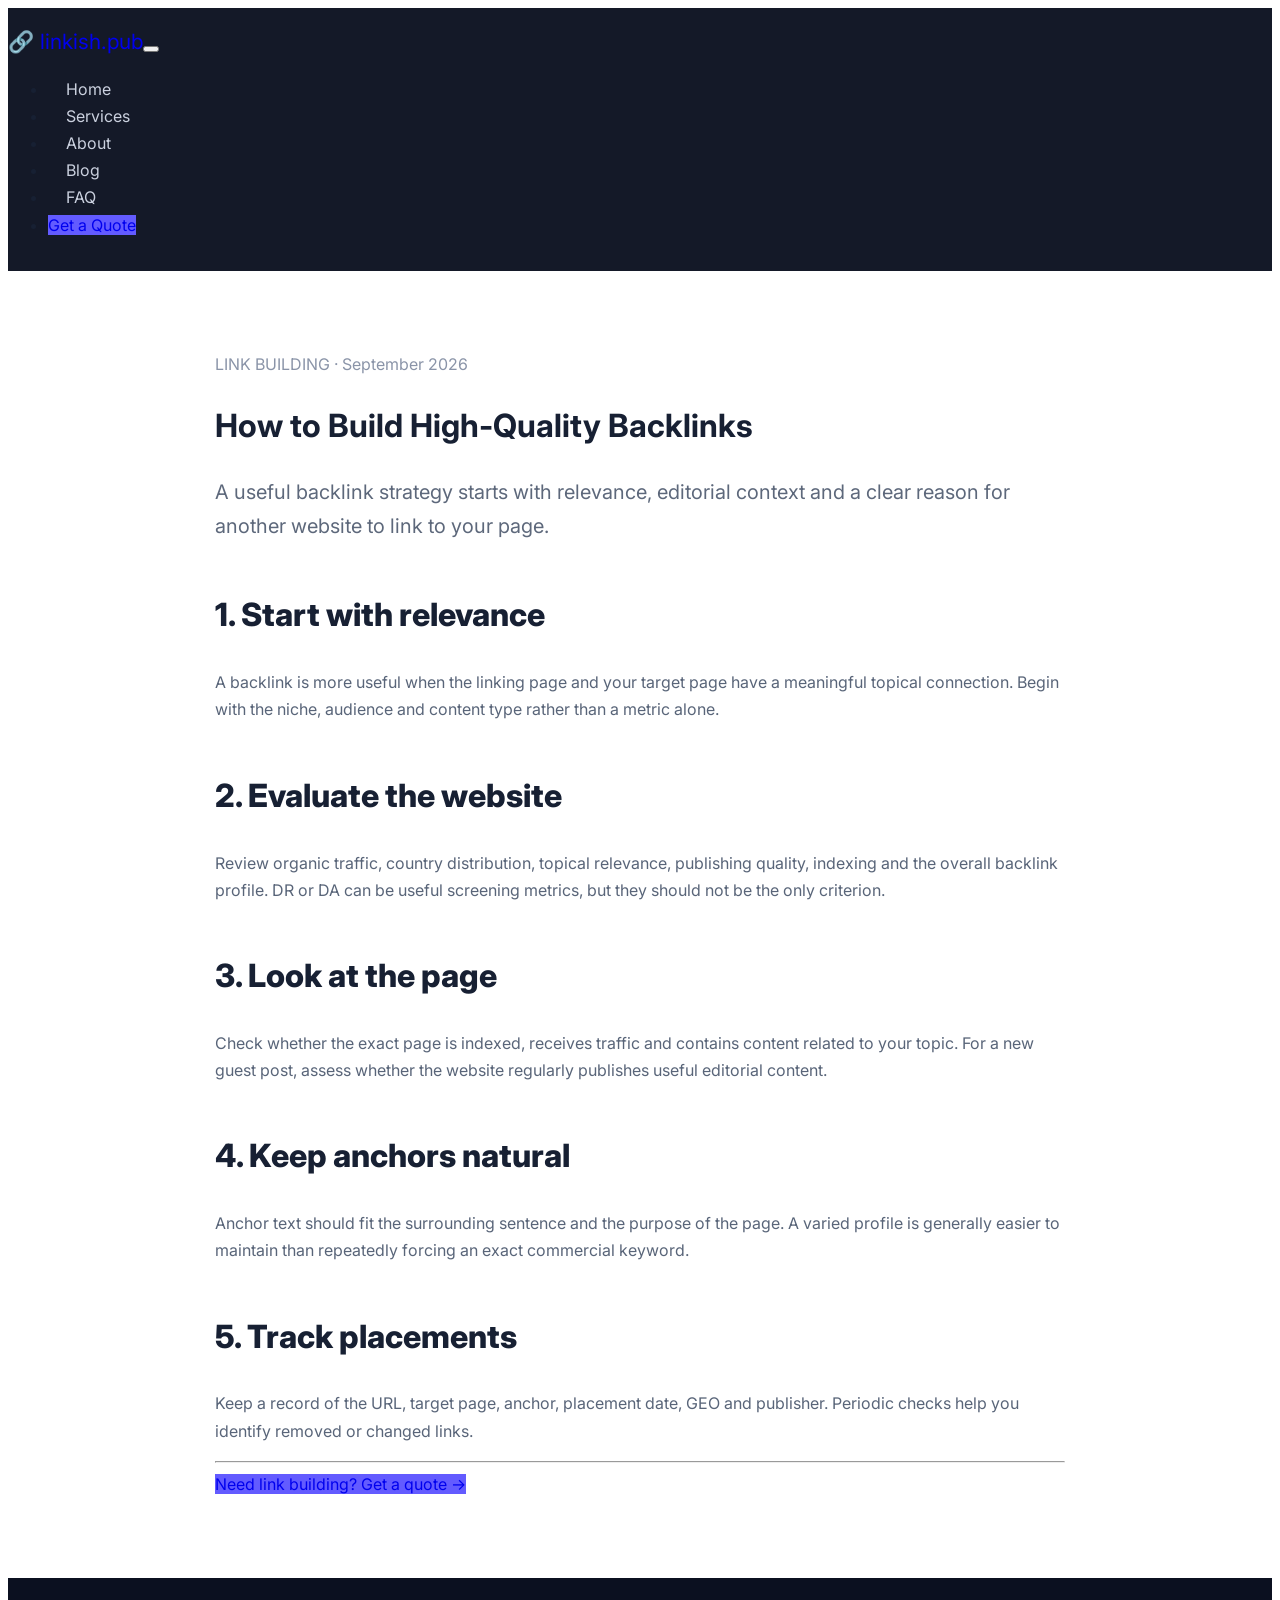
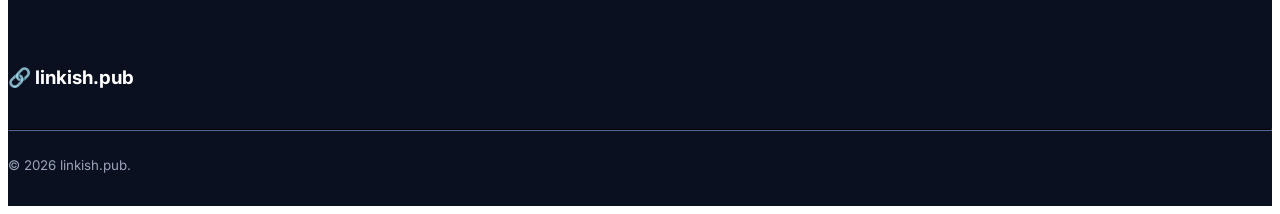
<file: blog/how-to-build-quality-backlinks.html>
<!doctype html><html lang="en"><head><meta charset="utf-8"><meta name="viewport" content="width=device-width,initial-scale=1"><title>How to Build High-Quality Backlinks | linkish.pub</title><meta name="description" content="A practical guide to evaluating backlink opportunities and building a sustainable link profile."><link href="https://fonts.googleapis.com/css2?family=Inter:wght@400;500;600;700;800&display=swap" rel="stylesheet"><link rel="stylesheet" href="../css/style.css"></head><body>
<nav class="navbar navbar-expand-lg navbar-dark fixed-top"><div class="container"><a class="navbar-brand fw-bold" href="../index.html">🔗 linkish.pub</a><button class="navbar-toggler" data-bs-toggle="collapse" data-bs-target="#nav"><span class="navbar-toggler-icon"></span></button><div class="collapse navbar-collapse" id="nav"><ul class="navbar-nav ms-auto"><li><a class="nav-link" href="../index.html">Home</a></li><li><a class="nav-link" href="../services.html">Services</a></li><li><a class="nav-link" href="../about.html">About</a></li><li><a class="nav-link active" href="../blog.html">Blog</a></li><li><a class="nav-link" href="../faq.html">FAQ</a></li><li class="ms-lg-3"><a class="btn btn-primary" href="../contact.html">Get a Quote</a></li></ul></div></div></nav>
<main class="article"><div class="container content"><div class="article-meta">LINK BUILDING · September 2026</div><h1 class="display-4 fw-bold mt-2">How to Build High-Quality Backlinks</h1><p class="lead">A useful backlink strategy starts with relevance, editorial context and a clear reason for another website to link to your page.</p><h2>1. Start with relevance</h2><p>A backlink is more useful when the linking page and your target page have a meaningful topical connection. Begin with the niche, audience and content type rather than a metric alone.</p><h2>2. Evaluate the website</h2><p>Review organic traffic, country distribution, topical relevance, publishing quality, indexing and the overall backlink profile. DR or DA can be useful screening metrics, but they should not be the only criterion.</p><h2>3. Look at the page</h2><p>Check whether the exact page is indexed, receives traffic and contains content related to your topic. For a new guest post, assess whether the website regularly publishes useful editorial content.</p><h2>4. Keep anchors natural</h2><p>Anchor text should fit the surrounding sentence and the purpose of the page. A varied profile is generally easier to maintain than repeatedly forcing an exact commercial keyword.</p><h2>5. Track placements</h2><p>Keep a record of the URL, target page, anchor, placement date, GEO and publisher. Periodic checks help you identify removed or changed links.</p><hr class="my-5"><a class="btn btn-primary" href="../contact.html">Need link building? Get a quote →</a></div></main>
<footer><div class="container"><h3>🔗 linkish.pub</h3><hr><small>© <span class="year"></span> linkish.pub.</small></div></footer><script src="../js/main.js"></script></body></html>
</file>
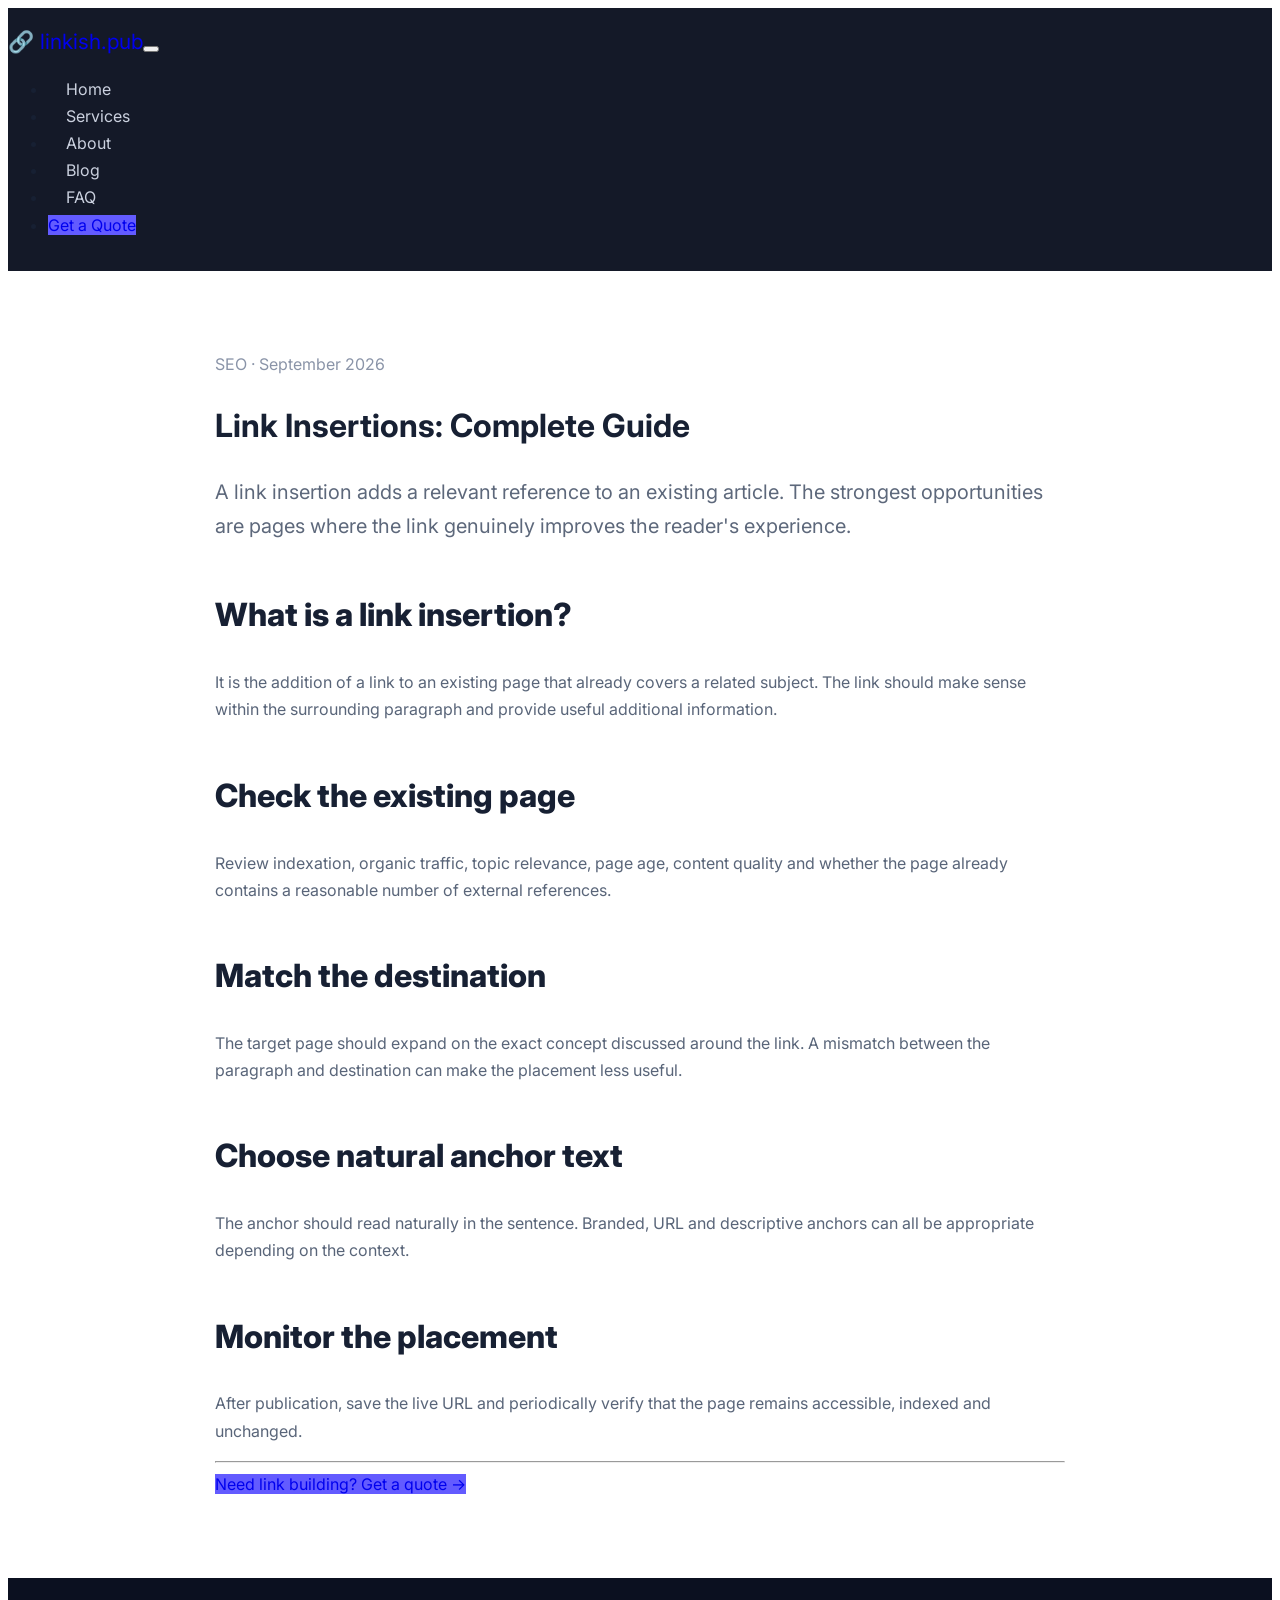
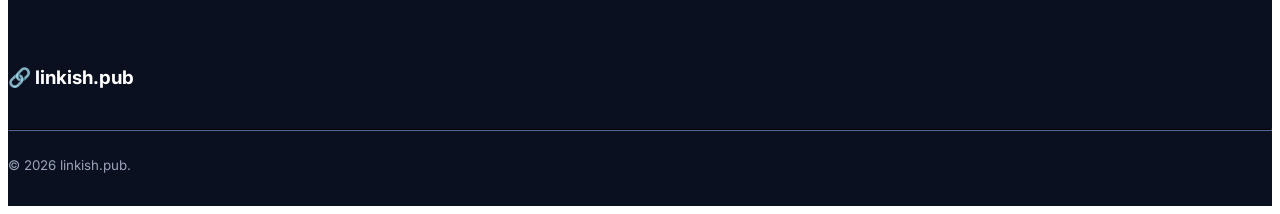
<file: blog/link-insertion-guide.html>
<!doctype html><html lang="en"><head><meta charset="utf-8"><meta name="viewport" content="width=device-width,initial-scale=1"><title>Link Insertions: Complete Guide | linkish.pub</title><meta name="description" content="Understand contextual link insertions and the factors to evaluate before placing a backlink."><link href="https://fonts.googleapis.com/css2?family=Inter:wght@400;500;600;700;800&display=swap" rel="stylesheet"><link rel="stylesheet" href="../css/style.css"></head><body>
<nav class="navbar navbar-expand-lg navbar-dark fixed-top"><div class="container"><a class="navbar-brand fw-bold" href="../index.html">🔗 linkish.pub</a><button class="navbar-toggler" data-bs-toggle="collapse" data-bs-target="#nav"><span class="navbar-toggler-icon"></span></button><div class="collapse navbar-collapse" id="nav"><ul class="navbar-nav ms-auto"><li><a class="nav-link" href="../index.html">Home</a></li><li><a class="nav-link" href="../services.html">Services</a></li><li><a class="nav-link" href="../about.html">About</a></li><li><a class="nav-link active" href="../blog.html">Blog</a></li><li><a class="nav-link" href="../faq.html">FAQ</a></li><li class="ms-lg-3"><a class="btn btn-primary" href="../contact.html">Get a Quote</a></li></ul></div></div></nav>
<main class="article"><div class="container content"><div class="article-meta">SEO · September 2026</div><h1 class="display-4 fw-bold mt-2">Link Insertions: Complete Guide</h1><p class="lead">A link insertion adds a relevant reference to an existing article. The strongest opportunities are pages where the link genuinely improves the reader's experience.</p><h2>What is a link insertion?</h2><p>It is the addition of a link to an existing page that already covers a related subject. The link should make sense within the surrounding paragraph and provide useful additional information.</p><h2>Check the existing page</h2><p>Review indexation, organic traffic, topic relevance, page age, content quality and whether the page already contains a reasonable number of external references.</p><h2>Match the destination</h2><p>The target page should expand on the exact concept discussed around the link. A mismatch between the paragraph and destination can make the placement less useful.</p><h2>Choose natural anchor text</h2><p>The anchor should read naturally in the sentence. Branded, URL and descriptive anchors can all be appropriate depending on the context.</p><h2>Monitor the placement</h2><p>After publication, save the live URL and periodically verify that the page remains accessible, indexed and unchanged.</p><hr class="my-5"><a class="btn btn-primary" href="../contact.html">Need link building? Get a quote →</a></div></main>
<footer><div class="container"><h3>🔗 linkish.pub</h3><hr><small>© <span class="year"></span> linkish.pub.</small></div></footer><script src="../js/main.js"></script></body></html>
</file>
<file: css/style.css>
:root{--primary:#635bff;--dark:#0b1020;--text:#172033;--muted:#687386;--light:#f7f8fc}
*{box-sizing:border-box}body{font-family:Inter,sans-serif;color:var(--text);line-height:1.7}a{text-decoration:none}.navbar{background:rgba(11,16,32,.96);padding:16px 0}.navbar-brand{font-size:21px}.nav-link{color:#cbd1df!important;margin-left:18px}.nav-link:hover{color:#fff!important}.btn-primary{background:var(--primary);border-color:var(--primary)}.btn-primary:hover{background:#5149df;border-color:#5149df}
.hero{padding:165px 0 105px;background:radial-gradient(circle at 82% 20%,rgba(99,91,255,.27),transparent 32%),var(--dark);color:#fff}.eyebrow{display:inline-block;padding:8px 14px;border:1px solid #30384f;border-radius:50px;background:#151d32;color:#c9c6ff;font-size:13px;margin-bottom:24px}.hero h1{font-size:clamp(43px,6vw,72px);line-height:1.05;letter-spacing:-2.5px;font-weight:800}.hero h1 span{color:#8e87ff}.hero .lead{color:#aeb7ca;max-width:700px;font-size:18px;margin:25px 0 32px}.stats{display:flex;gap:42px;margin-top:52px;flex-wrap:wrap}.stats b{display:block;font-size:27px}.stats small{color:#8994aa}.glass-card{background:#fff;color:var(--text);padding:38px;border-radius:22px;box-shadow:0 30px 70px rgba(0,0,0,.28)}.icon-box{width:56px;height:56px;border-radius:15px;background:#eeecff;color:var(--primary);display:flex;align-items:center;justify-content:center;font-size:21px;margin-bottom:22px}.checks{list-style:none;padding:0;margin:22px 0 0}.checks li{margin:10px 0}.checks i{color:#16a34a;margin-right:8px}
.section{padding:95px 0}.section.dark{background:var(--dark);color:#fff}.section-title{text-align:center;max-width:700px;margin:0 auto 55px}.section-title span{color:var(--primary);font-size:12px;font-weight:800;letter-spacing:2px}.section-title h2{font-size:42px;font-weight:800;margin:10px 0}.section-title p{color:var(--muted)}.section-title.light p{color:#aeb7ca}
.service-card{height:100%;padding:32px;border:1px solid #e7eaf1;border-radius:18px;transition:.25s;background:#fff}.service-card:hover{transform:translateY(-6px);box-shadow:0 18px 45px rgba(20,25,45,.08)}.service-card h3{font-size:20px;font-weight:700}.service-card p{color:var(--muted)}.service-card a,.blog-card a{color:var(--primary);font-weight:700}
.process{text-align:center}.process>b{display:block;color:#8e87ff;font-size:34px;margin-bottom:10px}.process p{color:#aeb7ca}.blog-card{height:100%;border:1px solid #e7eaf1;border-radius:18px;overflow:hidden;background:#fff}.blog-art{height:175px;background:var(--dark);display:flex;align-items:center;justify-content:center;color:#8e87ff;font-size:52px}.tag{color:var(--primary);font-size:11px;font-weight:800;letter-spacing:1.5px}.blog-card h3{font-size:21px;font-weight:750;margin:9px 0}.blog-card p{color:var(--muted)}
.cta{padding:70px 0;background:var(--light)}.cta-box{background:var(--primary);color:#fff;border-radius:24px;padding:52px;display:flex;justify-content:space-between;align-items:center;gap:30px}.cta-box span{font-size:12px;font-weight:800;letter-spacing:2px}.cta-box h2{font-size:38px;font-weight:800;margin:8px 0}.cta-box p{opacity:.86;margin:0}
footer{background:var(--dark);color:#fff;padding:65px 0 28px}footer p,footer a,footer small{color:#98a3b9}footer a{display:block;margin:7px 0}footer hr{border-color:#273047;margin:35px 0 20px}
.page-hero{padding:145px 0 80px;background:var(--dark);color:#fff}.page-hero h1{font-size:52px;font-weight:800}.content{max-width:850px;margin:auto}.content h2{font-size:32px;font-weight:800;margin-top:45px}.content p,.content li{color:#596579}.article-meta{color:#8a94a8}.article{padding:80px 0}.article .lead{font-size:20px;color:#5d687b}.faq-item{border:1px solid #e5e8ef;border-radius:14px;margin-bottom:12px;padding:20px}.form-control,.form-select{padding:13px;border-radius:10px;border-color:#dfe3eb}.form-control:focus,.form-select:focus{border-color:var(--primary);box-shadow:0 0 0 .2rem rgba(99,91,255,.12)}
@media(max-width:991px){.hero{padding-top:140px}.glass-card{margin-top:15px}}@media(max-width:767px){.section{padding:70px 0}.section-title h2{font-size:32px}.hero h1{font-size:44px}.cta-box{padding:34px;display:block}.cta-box .btn{margin-top:20px}.page-hero h1{font-size:40px}}
</file>
